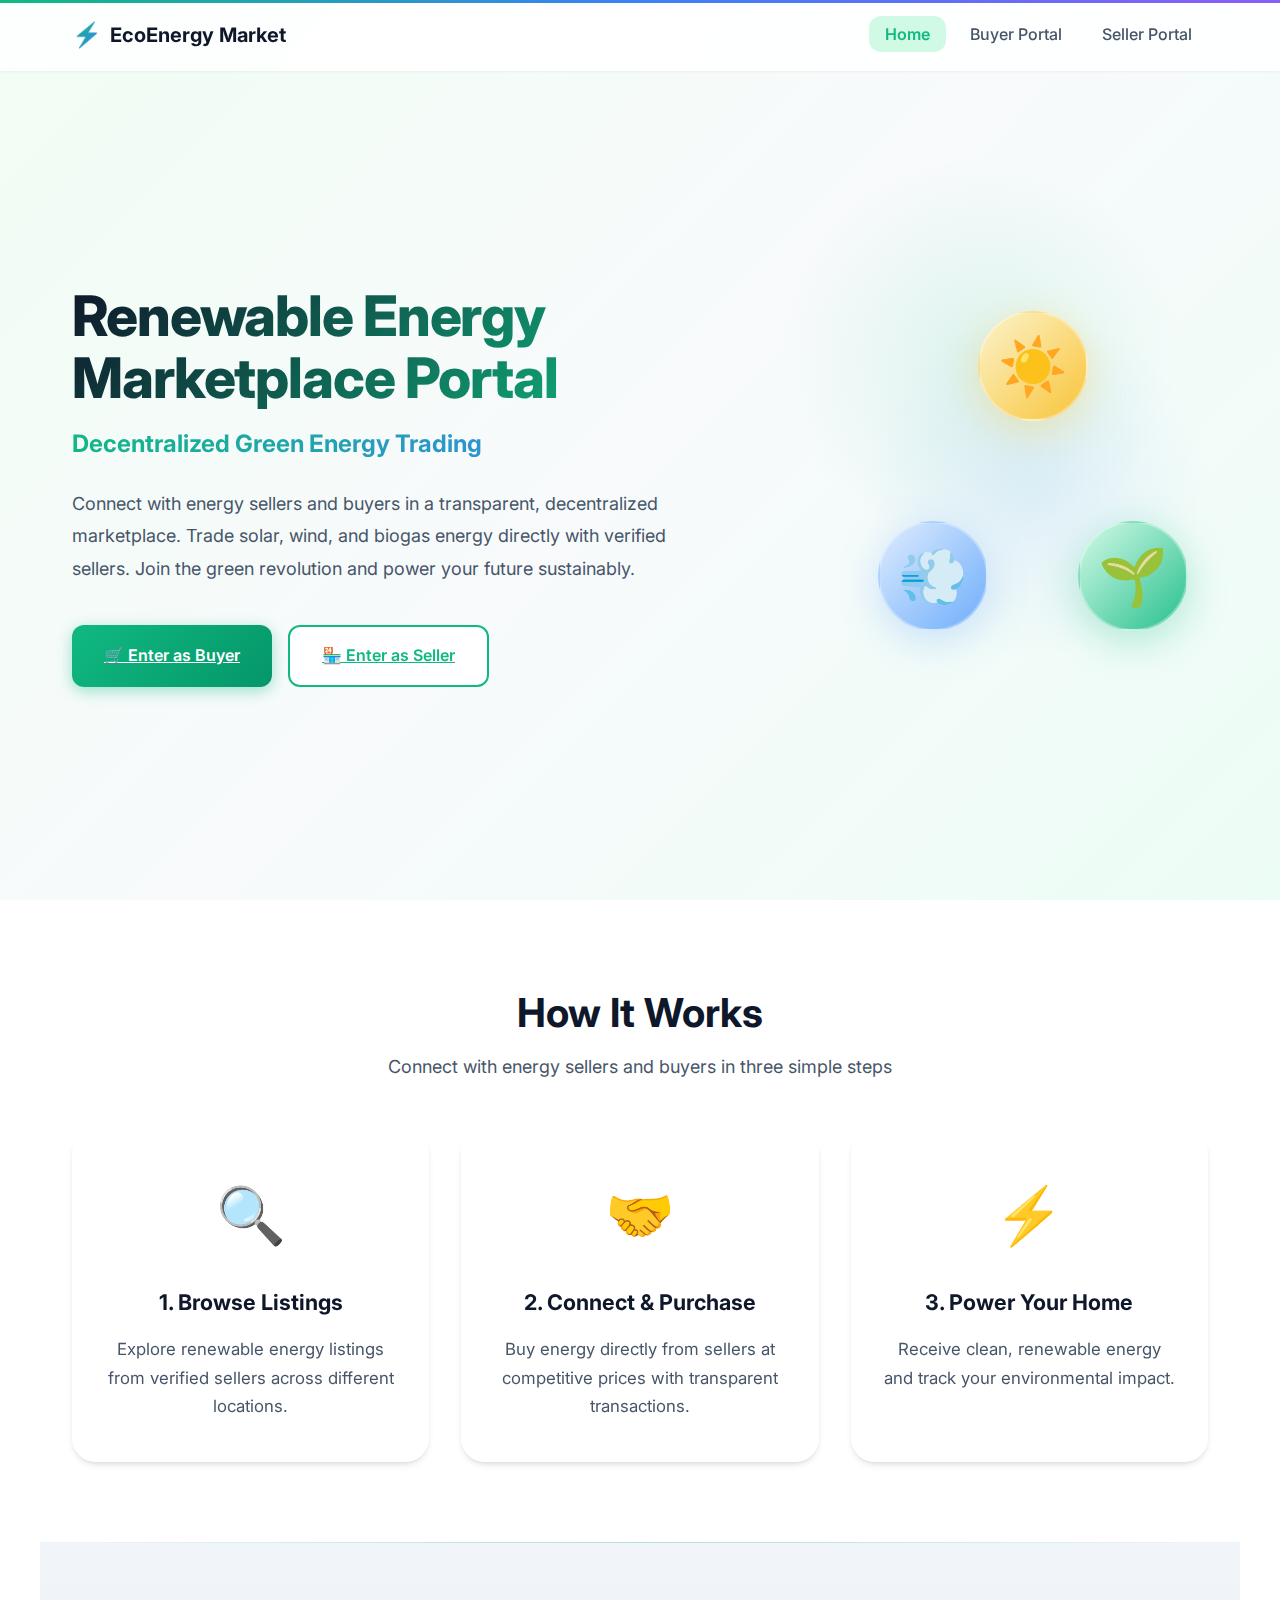
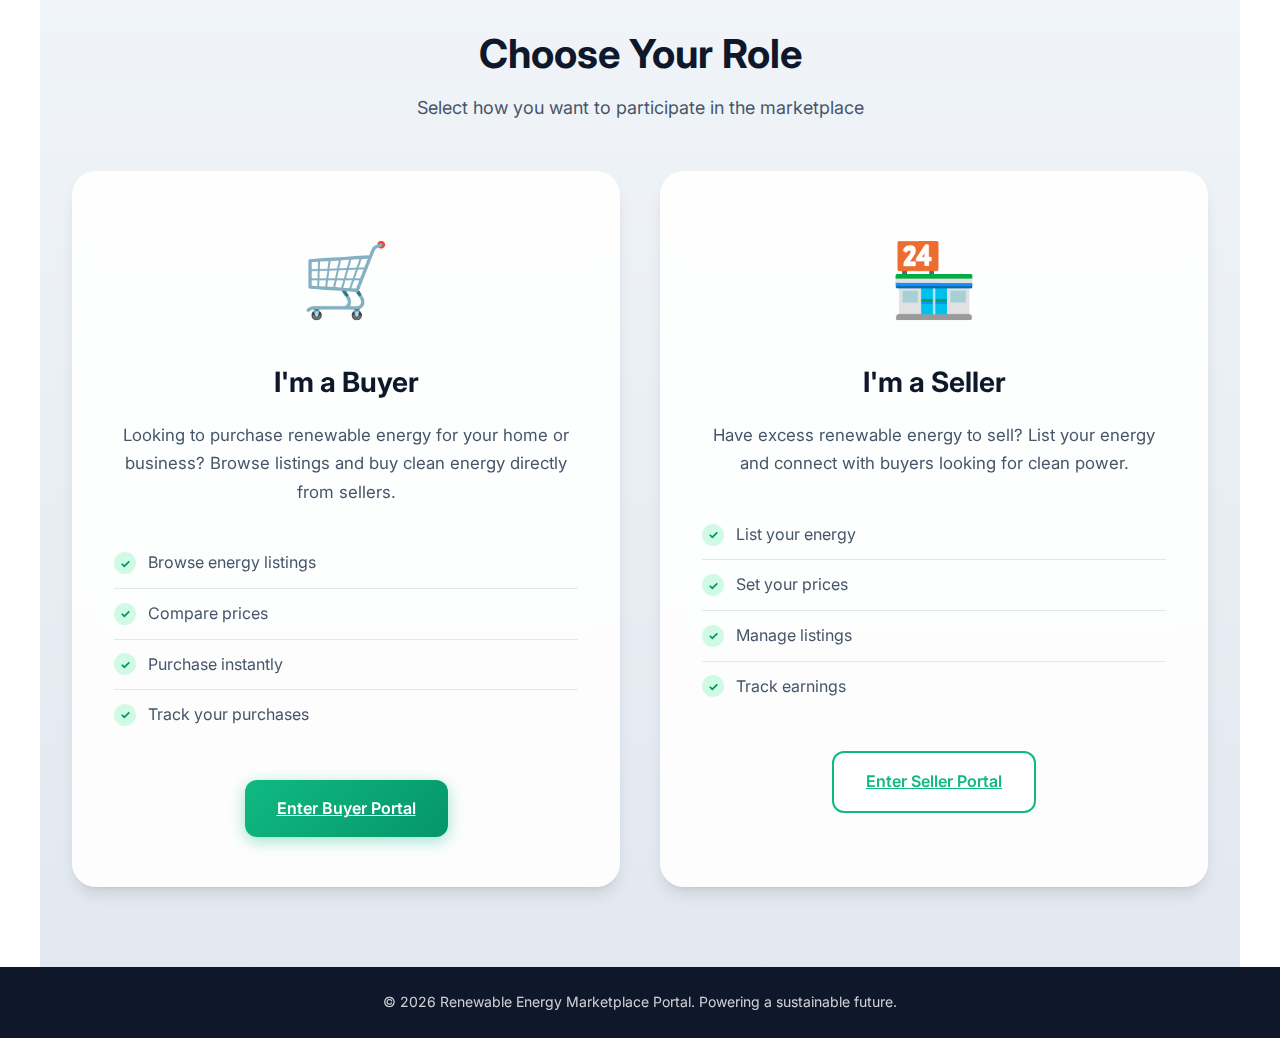
<file: index.html>
<!DOCTYPE html>
<html lang="en">
<head>
    <meta charset="UTF-8">
    <meta name="viewport" content="width=device-width, initial-scale=1.0">
    <title>Renewable Energy Marketplace Portal</title>
    <link rel="stylesheet" href="style.css">
    <link href="https://fonts.googleapis.com/css2?family=Inter:wght@300;400;500;600;700&display=swap" rel="stylesheet">
</head>
<body>
    <!-- Navigation Bar -->
    <nav class="navbar">
        <div class="nav-container">
            <div class="logo">
                <span class="logo-icon">⚡</span>
                <span class="logo-text">EcoEnergy Market</span>
            </div>
            <ul class="nav-links">
                <li><a href="index.html" class="nav-link active">Home</a></li>
                <li><a href="buyer.html" class="nav-link">Buyer Portal</a></li>
                <li><a href="seller.html" class="nav-link">Seller Portal</a></li>
            </ul>
        </div>
    </nav>

    <!-- Landing Section -->
    <section id="home" class="landing-section">
        <div class="landing-content">
            <h1 class="main-title">Renewable Energy Marketplace Portal</h1>
            <p class="tagline">Decentralized Green Energy Trading</p>
            <p class="description">
                Connect with energy sellers and buyers in a transparent, decentralized marketplace. 
                Trade solar, wind, and biogas energy directly with verified sellers. 
                Join the green revolution and power your future sustainably.
            </p>
            <div class="cta-buttons">
                <a href="buyer.html" class="btn btn-primary">
                    <span>🛒 Enter as Buyer</span>
                </a>
                <a href="seller.html" class="btn btn-secondary">
                    <span>🏪 Enter as Seller</span>
                </a>
            </div>
        </div>
        <div class="landing-visual">
            <div class="energy-icons">
                <div class="icon-circle solar">☀️</div>
                <div class="icon-circle wind">💨</div>
                <div class="icon-circle biogas">🌱</div>
            </div>
        </div>
    </section>

    <!-- Features Section -->
    <section class="features-section">
        <div class="section-header">
            <h2>How It Works</h2>
            <p>Connect with energy sellers and buyers in three simple steps</p>
        </div>
        <div class="features-grid">
            <div class="feature-card">
                <div class="feature-icon">🔍</div>
                <h3>1. Browse Listings</h3>
                <p>Explore renewable energy listings from verified sellers across different locations.</p>
            </div>
            <div class="feature-card">
                <div class="feature-icon">🤝</div>
                <h3>2. Connect & Purchase</h3>
                <p>Buy energy directly from sellers at competitive prices with transparent transactions.</p>
            </div>
            <div class="feature-card">
                <div class="feature-icon">⚡</div>
                <h3>3. Power Your Home</h3>
                <p>Receive clean, renewable energy and track your environmental impact.</p>
            </div>
        </div>
    </section>

    <!-- Role Selection Section -->
    <section class="role-selection-section">
        <div class="section-header">
            <h2>Choose Your Role</h2>
            <p>Select how you want to participate in the marketplace</p>
        </div>
        <div class="role-cards">
            <div class="role-card buyer-card">
                <div class="role-icon">🛒</div>
                <h3>I'm a Buyer</h3>
                <p>Looking to purchase renewable energy for your home or business? Browse listings and buy clean energy directly from sellers.</p>
                <ul class="role-features">
                    <li>Browse energy listings</li>
                    <li>Compare prices</li>
                    <li>Purchase instantly</li>
                    <li>Track your purchases</li>
                </ul>
                <a href="buyer.html" class="btn btn-primary">Enter Buyer Portal</a>
            </div>
            <div class="role-card seller-card">
                <div class="role-icon">🏪</div>
                <h3>I'm a Seller</h3>
                <p>Have excess renewable energy to sell? List your energy and connect with buyers looking for clean power.</p>
                <ul class="role-features">
                    <li>List your energy</li>
                    <li>Set your prices</li>
                    <li>Manage listings</li>
                    <li>Track earnings</li>
                </ul>
                <a href="seller.html" class="btn btn-secondary">Enter Seller Portal</a>
            </div>
        </div>
    </section>

    <!-- Footer -->
    <footer class="footer">
        <p>&copy; 2026 Renewable Energy Marketplace Portal. Powering a sustainable future.</p>
    </footer>


</body>
</html>
</file>
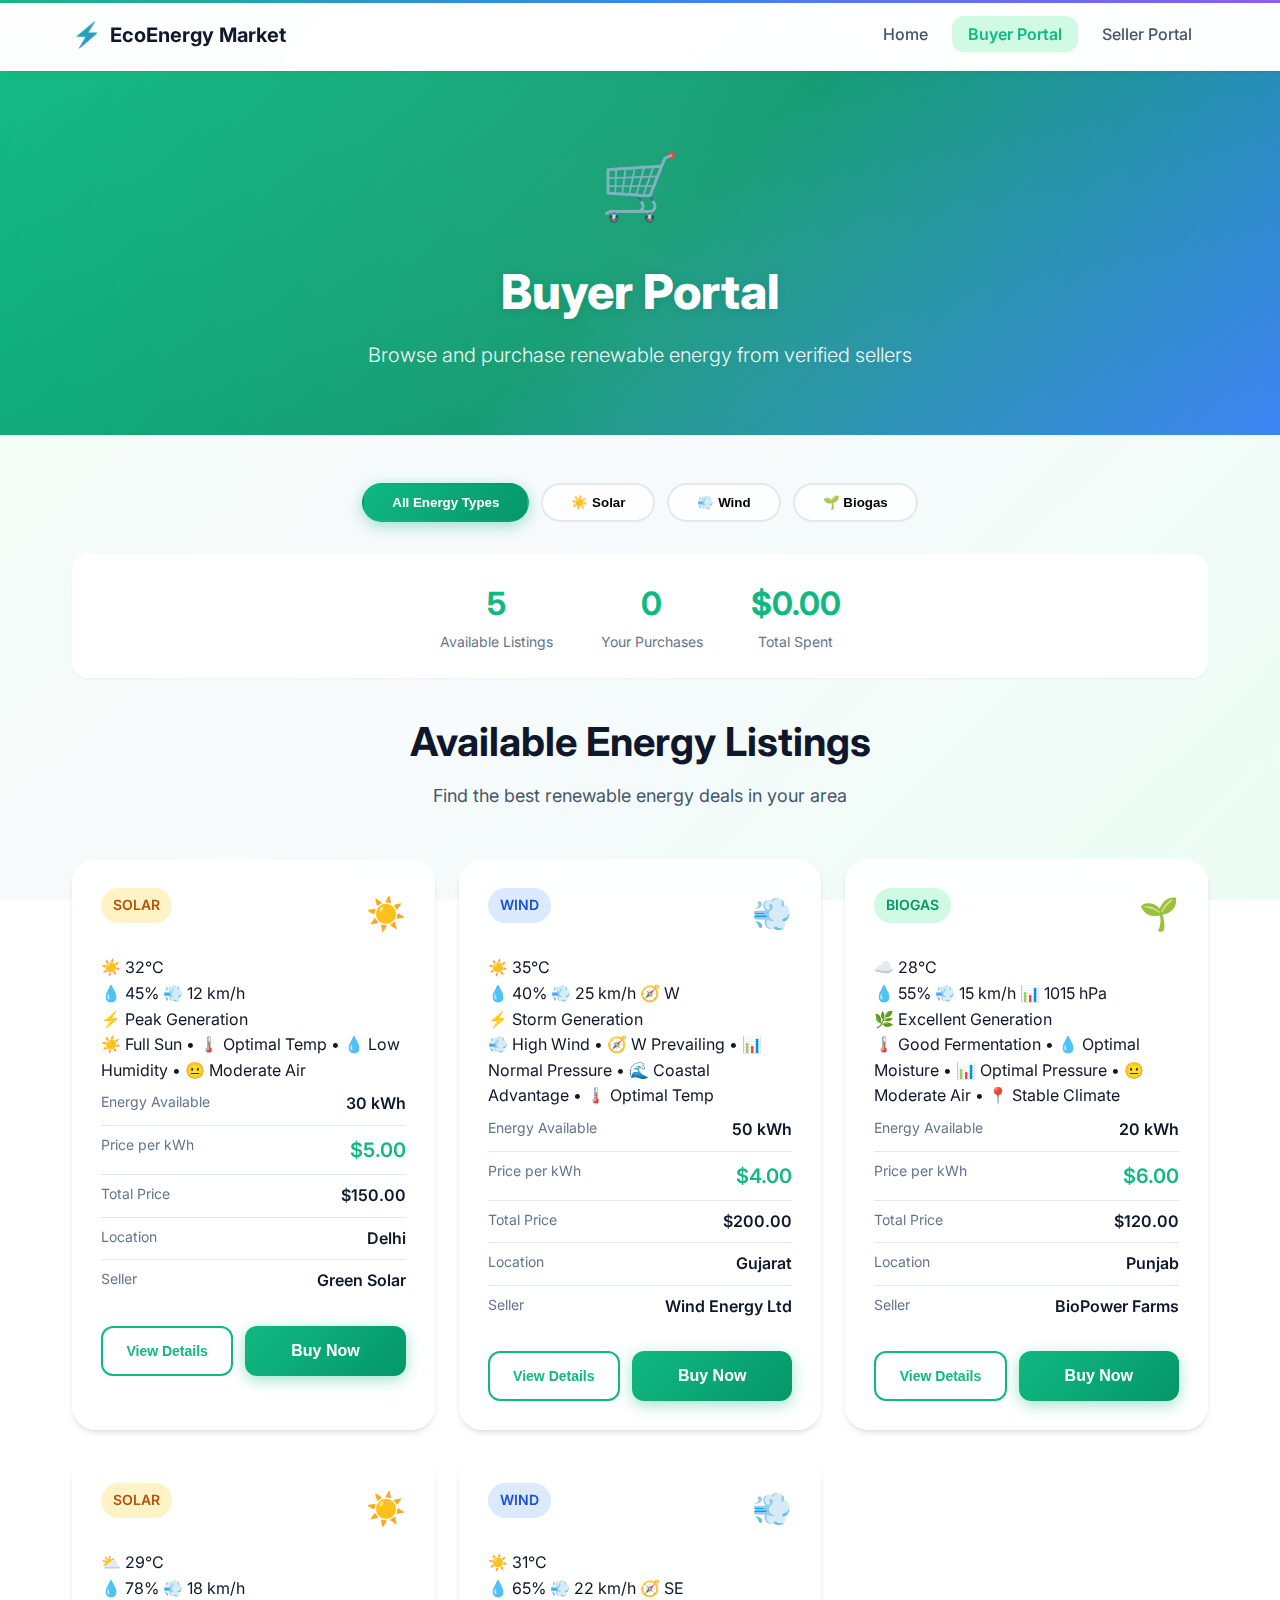
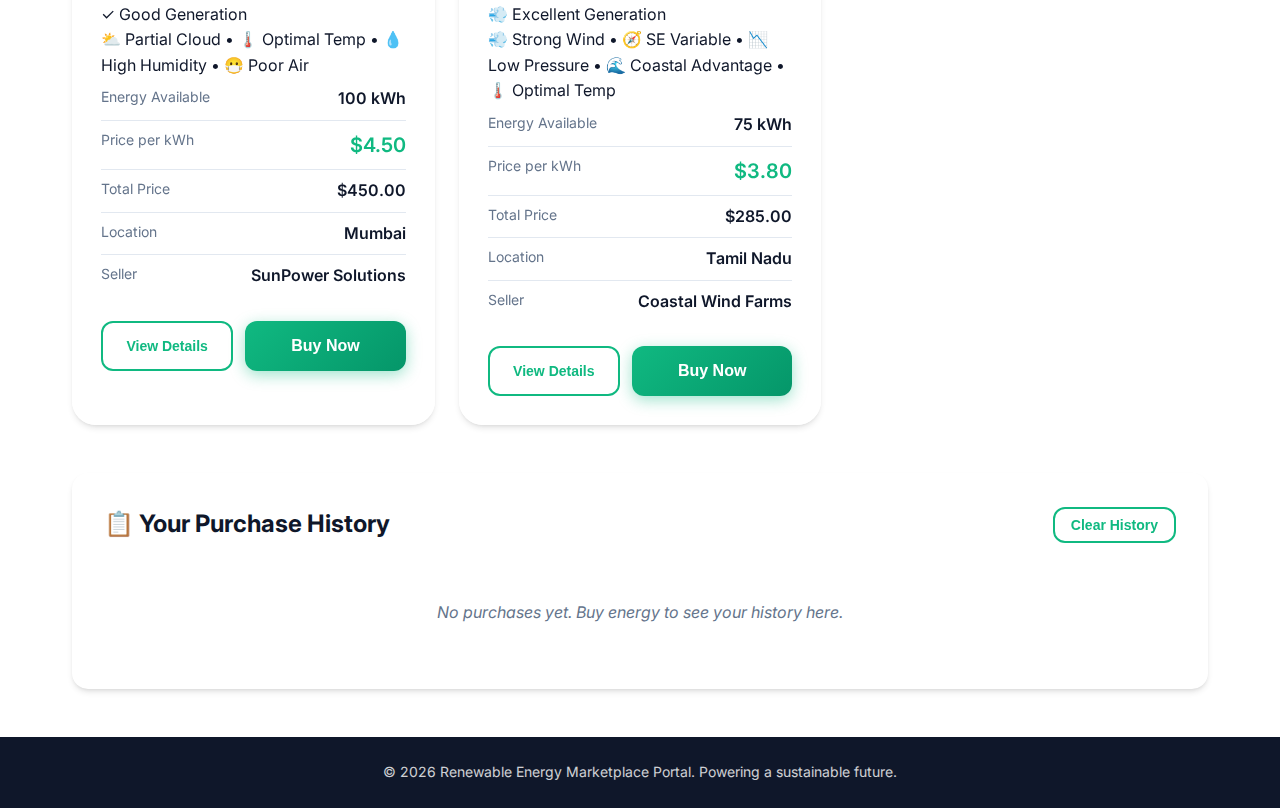
<file: buyer.html>
<!DOCTYPE html>
<html lang="en">
<head>
    <meta charset="UTF-8">
    <meta name="viewport" content="width=device-width, initial-scale=1.0">
    <title>Buyer Portal - Renewable Energy Marketplace</title>
    <link rel="stylesheet" href="style.css">
    <link href="https://fonts.googleapis.com/css2?family=Inter:wght@300;400;500;600;700&display=swap" rel="stylesheet">
</head>
<body>
    <!-- Navigation Bar -->
    <nav class="navbar">
        <div class="nav-container">
            <div class="logo">
                <span class="logo-icon">⚡</span>
                <span class="logo-text">EcoEnergy Market</span>
            </div>
            <ul class="nav-links">
                <li><a href="index.html" class="nav-link">Home</a></li>
                <li><a href="buyer.html" class="nav-link active">Buyer Portal</a></li>
                <li><a href="seller.html" class="nav-link">Seller Portal</a></li>
            </ul>
        </div>
    </nav>

    <!-- Buyer Header -->
    <section class="portal-header buyer-header">
        <div class="portal-header-content">
            <div class="portal-icon">🛒</div>
            <h1>Buyer Portal</h1>
            <p>Browse and purchase renewable energy from verified sellers</p>
        </div>
    </section>

    <!-- Buyer Marketplace Section -->
    <section class="marketplace-section">
        <!-- Filters -->
        <div class="filters">
            <button class="filter-btn active" data-filter="all">All Energy Types</button>
            <button class="filter-btn" data-filter="Solar">☀️ Solar</button>
            <button class="filter-btn" data-filter="Wind">💨 Wind</button>
            <button class="filter-btn" data-filter="Biogas">🌱 Biogas</button>
        </div>

        <!-- Stats Bar -->
        <div class="buyer-stats">
            <div class="stat-item">
                <span class="stat-value" id="available-listings">0</span>
                <span class="stat-label">Available Listings</span>
            </div>
            <div class="stat-item">
                <span class="stat-value" id="total-purchases">0</span>
                <span class="stat-label">Your Purchases</span>
            </div>
            <div class="stat-item">
                <span class="stat-value" id="total-spent">$0</span>
                <span class="stat-label">Total Spent</span>
            </div>
        </div>

        <!-- Listings Grid -->
        <div class="section-header">
            <h2>Available Energy Listings</h2>
            <p>Find the best renewable energy deals in your area</p>
        </div>

        <div id="buyer-listings-container" class="listings-grid">
            <!-- Listings will be dynamically inserted here -->
        </div>

        <!-- Purchase History -->
        <div class="purchase-history">
            <div class="purchase-history-header">
                <h3>📋 Your Purchase History</h3>
                <button class="btn btn-secondary btn-sm" onclick="clearPurchaseHistory()">Clear History</button>
            </div>
            <div id="buyer-purchase-history-container">
                <p class="empty-state">No purchases yet. Buy energy to see your history here.</p>
            </div>
        </div>
    </section>

    <!-- Energy Details Modal -->
    <div id="energy-modal" class="modal hidden">
        <div class="modal-content modal-large">
            <span class="close-btn" onclick="closeEnergyModal()">&times;</span>
            <div class="energy-detail-header">
                <span class="energy-detail-icon" id="modal-energy-icon">☀️</span>
                <div>
                    <h3 id="modal-energy-type">Solar Energy</h3>
                    <p id="modal-seller-name">Green Solar</p>
                </div>
            </div>
            <div class="energy-detail-body">
                <div class="detail-row">
                    <span class="detail-label">Energy Available:</span>
                    <span class="detail-value" id="modal-energy-amount">30 kWh</span>
                </div>
                <div class="detail-row">
                    <span class="detail-label">Price per kWh:</span>
                    <span class="detail-value highlight" id="modal-price">$5.00</span>
                </div>
                
                <!-- Power Amount Selector -->
                <div class="power-selector-section">
                    <label class="power-selector-label">Select Amount to Purchase:</label>
                    <div class="power-slider-container">
                        <input type="range" id="power-slider" min="1" max="30" value="30" class="power-slider">
                        <div class="power-slider-info">
                            <span class="power-min">1 kWh</span>
                            <span class="power-current" id="power-current">30 kWh</span>
                            <span class="power-max" id="power-max">30 kWh</span>
                        </div>
                    </div>
                    <div class="quick-select-buttons">
                        <button class="quick-select-btn" onclick="setPowerAmount(25)">25%</button>
                        <button class="quick-select-btn" onclick="setPowerAmount(50)">50%</button>
                        <button class="quick-select-btn" onclick="setPowerAmount(75)">75%</button>
                        <button class="quick-select-btn active" onclick="setPowerAmount(100)">100%</button>
                    </div>
                </div>
                
                <div class="detail-row total-cost-row">
                    <span class="detail-label">Total Cost:</span>
                    <span class="detail-value highlight" id="modal-total">$150.00</span>
                </div>
                <div class="detail-row">
                    <span class="detail-label">Location:</span>
                    <span class="detail-value" id="modal-location">Delhi</span>
                </div>
                <div class="detail-row">
                    <span class="detail-label">Seller Rating:</span>
                    <span class="detail-value">⭐⭐⭐⭐⭐ (4.8/5)</span>
                </div>
            </div>
            <div class="energy-detail-footer">
                <button class="btn btn-secondary" onclick="closeEnergyModal()">Cancel</button>
                <button class="btn btn-primary" id="modal-buy-btn">Buy Energy</button>
            </div>
        </div>
    </div>

    <!-- Confirmation Modal -->
    <div id="confirmation-modal" class="modal hidden">
        <div class="modal-content">
            <span class="close-btn" onclick="closeModal()">&times;</span>
            <div class="modal-icon">✅</div>
            <h3>Purchase Confirmed!</h3>
            <p id="confirmation-message">Your energy purchase has been successfully processed.</p>
            <button class="btn btn-primary" onclick="closeModal()">OK</button>
        </div>
    </div>

    <!-- Footer -->
    <footer class="footer">
        <p>&copy; 2026 Renewable Energy Marketplace Portal. Powering a sustainable future.</p>
    </footer>

    <script src="buyer.js"></script>
</body>
</html>
</file>
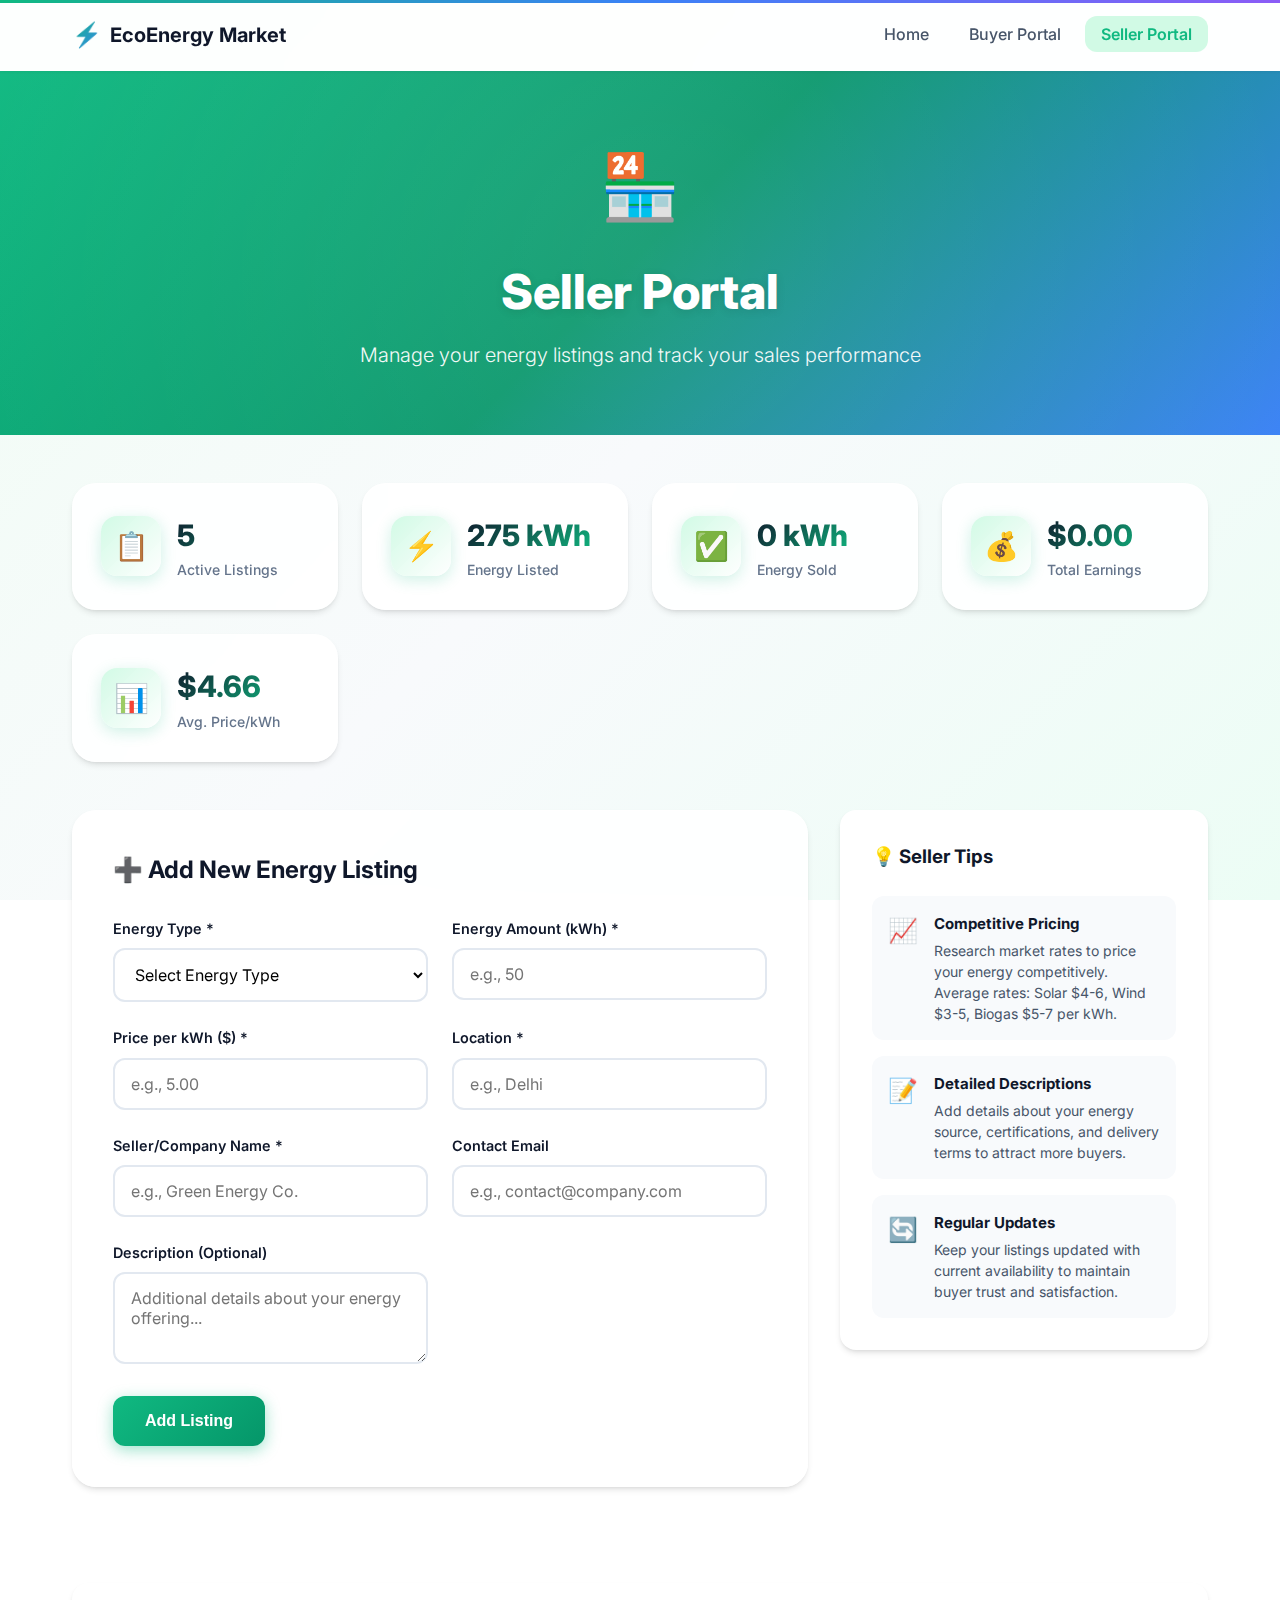
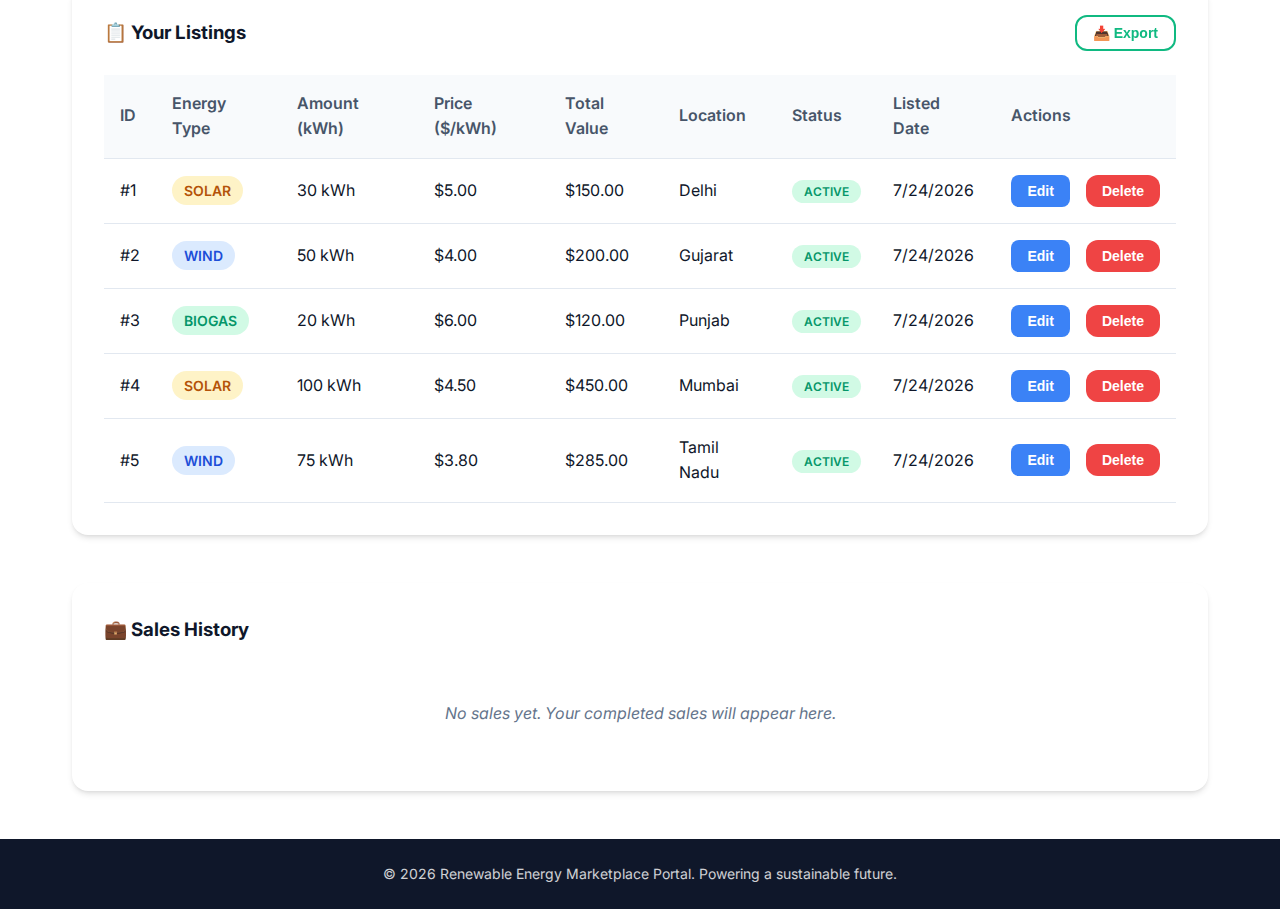
<file: seller.html>
<!DOCTYPE html>
<html lang="en">
<head>
    <meta charset="UTF-8">
    <meta name="viewport" content="width=device-width, initial-scale=1.0">
    <title>Seller Portal - Renewable Energy Marketplace</title>
    <link rel="stylesheet" href="style.css">
    <link href="https://fonts.googleapis.com/css2?family=Inter:wght@300;400;500;600;700&display=swap" rel="stylesheet">
</head>
<body>
    <!-- Navigation Bar -->
    <nav class="navbar">
        <div class="nav-container">
            <div class="logo">
                <span class="logo-icon">⚡</span>
                <span class="logo-text">EcoEnergy Market</span>
            </div>
            <ul class="nav-links">
                <li><a href="index.html" class="nav-link">Home</a></li>
                <li><a href="buyer.html" class="nav-link">Buyer Portal</a></li>
                <li><a href="seller.html" class="nav-link active">Seller Portal</a></li>
            </ul>
        </div>
    </nav>

    <!-- Seller Header -->
    <section class="portal-header seller-header">
        <div class="portal-header-content">
            <div class="portal-icon">🏪</div>
            <h1>Seller Portal</h1>
            <p>Manage your energy listings and track your sales performance</p>
        </div>
    </section>

    <!-- Seller Dashboard Section -->
    <section class="seller-section">
        <!-- Dashboard Summary Cards -->
        <div class="dashboard-cards">
            <div class="dashboard-card">
                <div class="card-icon">📋</div>
                <div class="card-info">
                    <span class="card-value" id="total-listings">0</span>
                    <span class="card-label">Active Listings</span>
                </div>
            </div>
            <div class="dashboard-card">
                <div class="card-icon">⚡</div>
                <div class="card-info">
                    <span class="card-value" id="energy-listed">0 kWh</span>
                    <span class="card-label">Energy Listed</span>
                </div>
            </div>
            <div class="dashboard-card">
                <div class="card-icon">✅</div>
                <div class="card-info">
                    <span class="card-value" id="energy-sold">0 kWh</span>
                    <span class="card-label">Energy Sold</span>
                </div>
            </div>
            <div class="dashboard-card">
                <div class="card-icon">💰</div>
                <div class="card-info">
                    <span class="card-value" id="total-earnings">$0</span>
                    <span class="card-label">Total Earnings</span>
                </div>
            </div>
            <div class="dashboard-card">
                <div class="card-icon">📊</div>
                <div class="card-info">
                    <span class="card-value" id="avg-price">$0</span>
                    <span class="card-label">Avg. Price/kWh</span>
                </div>
            </div>
        </div>

        <!-- Two Column Layout -->
        <div class="seller-layout">
            <!-- Add Listing Form -->
            <div class="listing-form-container">
                <h3>➕ Add New Energy Listing</h3>
                <form id="seller-listing-form" class="listing-form">
                    <div class="form-group">
                        <label for="energy-type">Energy Type *</label>
                        <select id="energy-type" required>
                            <option value="">Select Energy Type</option>
                            <option value="Solar">☀️ Solar</option>
                            <option value="Wind">💨 Wind</option>
                            <option value="Biogas">🌱 Biogas</option>
                        </select>
                    </div>
                    <div class="form-group">
                        <label for="energy-amount">Energy Amount (kWh) *</label>
                        <input type="number" id="energy-amount" min="1" placeholder="e.g., 50" required>
                    </div>
                    <div class="form-group">
                        <label for="price-per-kwh">Price per kWh ($) *</label>
                        <input type="number" id="price-per-kwh" min="0.01" step="0.01" placeholder="e.g., 5.00" required>
                    </div>
                    <div class="form-group">
                        <label for="location">Location *</label>
                        <input type="text" id="location" placeholder="e.g., Delhi" required>
                    </div>
                    <div class="form-group">
                        <label for="seller-name">Seller/Company Name *</label>
                        <input type="text" id="seller-name" placeholder="e.g., Green Energy Co." required>
                    </div>
                    <div class="form-group">
                        <label for="seller-email">Contact Email</label>
                        <input type="email" id="seller-email" placeholder="e.g., contact@company.com">
                    </div>
                    <div class="form-group">
                        <label for="listing-description">Description (Optional)</label>
                        <textarea id="listing-description" rows="3" placeholder="Additional details about your energy offering..."></textarea>
                    </div>
                    <button type="submit" class="btn btn-primary">Add Listing</button>
                </form>
            </div>

            <!-- Quick Tips -->
            <div class="seller-tips">
                <h3>💡 Seller Tips</h3>
                <div class="tip-card">
                    <span class="tip-icon">📈</span>
                    <div class="tip-content">
                        <h4>Competitive Pricing</h4>
                        <p>Research market rates to price your energy competitively. Average rates: Solar $4-6, Wind $3-5, Biogas $5-7 per kWh.</p>
                    </div>
                </div>
                <div class="tip-card">
                    <span class="tip-icon">📝</span>
                    <div class="tip-content">
                        <h4>Detailed Descriptions</h4>
                        <p>Add details about your energy source, certifications, and delivery terms to attract more buyers.</p>
                    </div>
                </div>
                <div class="tip-card">
                    <span class="tip-icon">🔄</span>
                    <div class="tip-content">
                        <h4>Regular Updates</h4>
                        <p>Keep your listings updated with current availability to maintain buyer trust and satisfaction.</p>
                    </div>
                </div>
            </div>
        </div>

        <!-- Seller Listings Table -->
        <div class="listings-table-container">
            <div class="table-header">
                <h3>📋 Your Listings</h3>
                <div class="table-actions">
                    <button class="btn btn-secondary btn-sm" onclick="exportListings()">📥 Export</button>
                </div>
            </div>
            <div class="table-responsive">
                <table class="listings-table">
                    <thead>
                        <tr>
                            <th>ID</th>
                            <th>Energy Type</th>
                            <th>Amount (kWh)</th>
                            <th>Price ($/kWh)</th>
                            <th>Total Value</th>
                            <th>Location</th>
                            <th>Status</th>
                            <th>Listed Date</th>
                            <th>Actions</th>
                        </tr>
                    </thead>
                    <tbody id="seller-listings-tbody">
                        <!-- Seller listings will be dynamically inserted here -->
                    </tbody>
                </table>
            </div>
            <p id="no-listings-msg" class="empty-state">No listings yet. Add your first energy listing above.</p>
        </div>

        <!-- Sales History -->
        <div class="sales-history-container">
            <h3>💼 Sales History</h3>
            <div id="sales-history-content">
                <p class="empty-state">No sales yet. Your completed sales will appear here.</p>
            </div>
        </div>
    </section>

    <!-- Edit Listing Modal -->
    <div id="edit-modal" class="modal hidden">
        <div class="modal-content">
            <span class="close-btn" onclick="closeEditModal()">&times;</span>
            <h3>Edit Listing</h3>
            <form id="edit-listing-form" class="listing-form">
                <input type="hidden" id="edit-listing-id">
                <div class="form-group">
                    <label for="edit-energy-type">Energy Type</label>
                    <select id="edit-energy-type" required>
                        <option value="Solar">☀️ Solar</option>
                        <option value="Wind">💨 Wind</option>
                        <option value="Biogas">🌱 Biogas</option>
                    </select>
                </div>
                <div class="form-group">
                    <label for="edit-energy-amount">Energy Amount (kWh)</label>
                    <input type="number" id="edit-energy-amount" min="1" required>
                </div>
                <div class="form-group">
                    <label for="edit-price-per-kwh">Price per kWh ($)</label>
                    <input type="number" id="edit-price-per-kwh" min="0.01" step="0.01" required>
                </div>
                <div class="form-group">
                    <label for="edit-location">Location</label>
                    <input type="text" id="edit-location" required>
                </div>
                <div class="form-actions">
                    <button type="button" class="btn btn-secondary" onclick="closeEditModal()">Cancel</button>
                    <button type="submit" class="btn btn-primary">Save Changes</button>
                </div>
            </form>
        </div>
    </div>

    <!-- Confirmation Modal -->
    <div id="confirmation-modal" class="modal hidden">
        <div class="modal-content">
            <span class="close-btn" onclick="closeModal()">&times;</span>
            <div class="modal-icon">✅</div>
            <h3>Success!</h3>
            <p id="confirmation-message">Operation completed successfully.</p>
            <button class="btn btn-primary" onclick="closeModal()">OK</button>
        </div>
    </div>

    <!-- Footer -->
    <footer class="footer">
        <p>&copy; 2026 Renewable Energy Marketplace Portal. Powering a sustainable future.</p>
    </footer>

    <script src="seller.js"></script>
</body>
</html>
</file>
<file: style.css>
/* Reset and Base Styles */
* {
    margin: 0;
    padding: 0;
    box-sizing: border-box;
}

:root {
    --primary-green: #10b981;
    --dark-green: #059669;
    --light-green: #d1fae5;
    --accent-blue: #3b82f6;
    --dark-blue: #2563eb;
    --accent-purple: #8b5cf6;
    --accent-orange: #f59e0b;
    --bg-white: #ffffff;
    --bg-light: #f8fafc;
    --bg-gray: #f1f5f9;
    --text-dark: #0f172a;
    --text-medium: #475569;
    --text-light: #64748b;
    --border-color: #e2e8f0;
    --shadow-sm: 0 1px 2px 0 rgb(0 0 0 / 0.05);
    --shadow-md: 0 4px 6px -1px rgb(0 0 0 / 0.1), 0 2px 4px -2px rgb(0 0 0 / 0.1);
    --shadow-lg: 0 10px 15px -3px rgb(0 0 0 / 0.1), 0 4px 6px -4px rgb(0 0 0 / 0.1);
    --shadow-xl: 0 20px 25px -5px rgb(0 0 0 / 0.1), 0 8px 10px -6px rgb(0 0 0 / 0.1);
    --shadow-glow: 0 0 40px rgba(16, 185, 129, 0.15);
    --radius-sm: 8px;
    --radius-md: 12px;
    --radius-lg: 16px;
    --radius-xl: 24px;
}

body {
    font-family: 'Inter', -apple-system, BlinkMacSystemFont, 'Segoe UI', Roboto, sans-serif;
    background: linear-gradient(135deg, #f0fdf4 0%, #f8fafc 50%, #ecfdf5 100%);
    background-attachment: fixed;
    color: var(--text-dark);
    line-height: 1.6;
    min-height: 100vh;
}

/* Navigation Bar */
.navbar {
    background: rgba(255, 255, 255, 0.85);
    backdrop-filter: blur(20px);
    -webkit-backdrop-filter: blur(20px);
    padding: 1rem 0;
    position: sticky;
    top: 0;
    z-index: 1000;
    box-shadow: 0 1px 3px rgba(0, 0, 0, 0.05);
    border-bottom: 1px solid rgba(255, 255, 255, 0.3);
}

.navbar::before {
    content: '';
    position: absolute;
    top: 0;
    left: 0;
    right: 0;
    height: 3px;
    background: linear-gradient(90deg, var(--primary-green), var(--accent-blue), var(--accent-purple));
}

.nav-container {
    max-width: 1200px;
    margin: 0 auto;
    padding: 0 2rem;
    display: flex;
    justify-content: space-between;
    align-items: center;
}

.logo {
    display: flex;
    align-items: center;
    gap: 0.5rem;
    color: var(--text-dark);
    font-weight: 700;
    font-size: 1.25rem;
}

.logo-icon {
    font-size: 1.5rem;
    background: linear-gradient(135deg, var(--primary-green), var(--accent-blue));
    -webkit-background-clip: text;
    -webkit-text-fill-color: transparent;
    background-clip: text;
}

.nav-links {
    display: flex;
    list-style: none;
    gap: 0.5rem;
}

.nav-link {
    color: var(--text-medium);
    text-decoration: none;
    font-weight: 500;
    transition: all 0.3s ease;
    cursor: pointer;
    padding: 0.5rem 1rem;
    border-radius: var(--radius-md);
}

.nav-link:hover {
    color: var(--primary-green);
    background: var(--light-green);
}

.nav-link.active {
    color: var(--primary-green);
    background: var(--light-green);
    font-weight: 600;
}

/* Landing Section */
.landing-section {
    min-height: calc(100vh - 70px);
    display: flex;
    align-items: center;
    justify-content: space-between;
    max-width: 1200px;
    margin: 0 auto;
    padding: 4rem 2rem;
    gap: 4rem;
    position: relative;
}

.landing-section::before {
    content: '';
    position: absolute;
    top: 10%;
    right: 5%;
    width: 400px;
    height: 400px;
    background: radial-gradient(circle, rgba(16, 185, 129, 0.1) 0%, transparent 70%);
    border-radius: 50%;
    pointer-events: none;
}

.landing-content {
    flex: 1;
    max-width: 600px;
    position: relative;
    z-index: 1;
}

.main-title {
    font-size: 3.5rem;
    font-weight: 800;
    background: linear-gradient(135deg, var(--text-dark) 0%, var(--primary-green) 100%);
    -webkit-background-clip: text;
    -webkit-text-fill-color: transparent;
    background-clip: text;
    margin-bottom: 1rem;
    line-height: 1.1;
    letter-spacing: -0.02em;
}

.tagline {
    font-size: 1.5rem;
    background: linear-gradient(135deg, var(--primary-green), var(--accent-blue));
    -webkit-background-clip: text;
    -webkit-text-fill-color: transparent;
    background-clip: text;
    font-weight: 700;
    margin-bottom: 1.5rem;
}

.description {
    font-size: 1.125rem;
    color: var(--text-medium);
    margin-bottom: 2.5rem;
    line-height: 1.8;
}

.cta-buttons {
    display: flex;
    gap: 1rem;
    flex-wrap: wrap;
}

.btn {
    padding: 1rem 2rem;
    border: none;
    border-radius: var(--radius-md);
    font-size: 1rem;
    font-weight: 600;
    cursor: pointer;
    transition: all 0.3s cubic-bezier(0.4, 0, 0.2, 1);
    display: inline-flex;
    align-items: center;
    gap: 0.5rem;
    position: relative;
    overflow: hidden;
}

.btn::before {
    content: '';
    position: absolute;
    top: 0;
    left: -100%;
    width: 100%;
    height: 100%;
    background: linear-gradient(90deg, transparent, rgba(255,255,255,0.2), transparent);
    transition: left 0.5s;
}

.btn:hover::before {
    left: 100%;
}

.btn-primary {
    background: linear-gradient(135deg, var(--primary-green) 0%, var(--dark-green) 50%, var(--accent-blue) 100%);
    background-size: 200% 200%;
    color: white;
    box-shadow: 0 4px 15px rgba(16, 185, 129, 0.4);
}

.btn-primary:hover {
    transform: translateY(-3px);
    box-shadow: 0 8px 25px rgba(16, 185, 129, 0.5);
    background-position: 100% 100%;
}

.btn-secondary {
    background: rgba(255, 255, 255, 0.9);
    color: var(--primary-green);
    border: 2px solid var(--primary-green);
    backdrop-filter: blur(10px);
}

.btn-secondary:hover {
    background: var(--light-green);
    transform: translateY(-3px);
    box-shadow: 0 8px 25px rgba(16, 185, 129, 0.2);
}

.btn-danger {
    background: #ef4444;
    color: white;
    padding: 0.5rem 1rem;
    font-size: 0.875rem;
}

.btn-danger:hover {
    background: #dc2626;
}

/* Landing Visual */
.landing-visual {
    flex: 0 0 350px;
    display: flex;
    justify-content: center;
    align-items: center;
    position: relative;
}

.landing-visual::before {
    content: '';
    position: absolute;
    width: 350px;
    height: 350px;
    background: radial-gradient(circle, rgba(59, 130, 246, 0.1) 0%, transparent 70%);
    border-radius: 50%;
    animation: pulse 4s ease-in-out infinite;
}

@keyframes pulse {
    0%, 100% { transform: scale(1); opacity: 0.5; }
    50% { transform: scale(1.1); opacity: 0.8; }
}

.energy-icons {
    position: relative;
    width: 350px;
    height: 350px;
}

.icon-circle {
    position: absolute;
    width: 110px;
    height: 110px;
    border-radius: 50%;
    display: flex;
    align-items: center;
    justify-content: center;
    font-size: 3.5rem;
    box-shadow: var(--shadow-xl), 0 0 30px rgba(0, 0, 0, 0.1);
    animation: float 4s ease-in-out infinite;
    backdrop-filter: blur(10px);
    border: 2px solid rgba(255, 255, 255, 0.3);
}

.icon-circle.solar {
    background: linear-gradient(135deg, rgba(254, 243, 199, 0.9) 0%, rgba(251, 191, 36, 0.9) 100%);
    top: 0;
    left: 50%;
    transform: translateX(-50%);
    animation-delay: 0s;
    box-shadow: 0 10px 40px rgba(251, 191, 36, 0.3);
}

.icon-circle.wind {
    background: linear-gradient(135deg, rgba(219, 234, 254, 0.9) 0%, rgba(96, 165, 250, 0.9) 100%);
    bottom: 30px;
    left: 20px;
    animation-delay: 1.3s;
    box-shadow: 0 10px 40px rgba(96, 165, 250, 0.3);
}

.icon-circle.biogas {
    background: linear-gradient(135deg, rgba(209, 250, 229, 0.9) 0%, rgba(16, 185, 129, 0.9) 100%);
    bottom: 30px;
    right: 20px;
    animation-delay: 2.6s;
    box-shadow: 0 10px 40px rgba(16, 185, 129, 0.3);
}

@keyframes float {
    0%, 100% { transform: translateY(0) rotate(0deg); }
    25% { transform: translateY(-15px) rotate(2deg); }
    50% { transform: translateY(-5px) rotate(0deg); }
    75% { transform: translateY(-20px) rotate(-2deg); }
}

/* Section Styles */
.marketplace-section,
.seller-section {
    max-width: 1200px;
    margin: 0 auto;
    padding: 3rem 2rem;
    min-height: calc(100vh - 70px);
}

.section-header {
    text-align: center;
    margin-bottom: 3rem;
}

.section-header h2 {
    font-size: 2.5rem;
    color: var(--text-dark);
    margin-bottom: 0.5rem;
}

.section-header p {
    color: var(--text-medium);
    font-size: 1.125rem;
}

.hidden {
    display: none !important;
}

/* Filters */
.filters {
    display: flex;
    gap: 0.75rem;
    margin-bottom: 2rem;
    flex-wrap: wrap;
    justify-content: center;
}

.filter-btn {
    padding: 0.625rem 1.75rem;
    border: 2px solid var(--border-color);
    background: rgba(255, 255, 255, 0.8);
    border-radius: 50px;
    cursor: pointer;
    font-weight: 600;
    transition: all 0.3s cubic-bezier(0.4, 0, 0.2, 1);
    backdrop-filter: blur(10px);
}

.filter-btn:hover {
    border-color: var(--primary-green);
    color: var(--primary-green);
    transform: translateY(-2px);
    box-shadow: 0 4px 12px rgba(16, 185, 129, 0.2);
}

.filter-btn.active {
    background: linear-gradient(135deg, var(--primary-green), var(--dark-green));
    border-color: transparent;
    color: white;
    box-shadow: 0 4px 15px rgba(16, 185, 129, 0.4);
}

/* Listings Grid */
.listings-grid {
    display: grid;
    grid-template-columns: repeat(auto-fill, minmax(300px, 1fr));
    gap: 1.5rem;
    margin-bottom: 3rem;
}

.listing-card {
    background: rgba(255, 255, 255, 0.9);
    border-radius: var(--radius-xl);
    padding: 1.75rem;
    box-shadow: var(--shadow-md);
    transition: all 0.4s cubic-bezier(0.4, 0, 0.2, 1);
    border: 1px solid rgba(255, 255, 255, 0.5);
    backdrop-filter: blur(10px);
    position: relative;
    overflow: hidden;
}

.listing-card::before {
    content: '';
    position: absolute;
    top: 0;
    left: 0;
    right: 0;
    height: 4px;
    background: linear-gradient(90deg, var(--primary-green), var(--accent-blue));
    transform: scaleX(0);
    transition: transform 0.4s ease;
}

.listing-card:hover {
    transform: translateY(-8px);
    box-shadow: var(--shadow-xl), var(--shadow-glow);
    border-color: var(--light-green);
}

.listing-card:hover::before {
    transform: scaleX(1);
}

.card-header {
    display: flex;
    justify-content: space-between;
    align-items: flex-start;
    margin-bottom: 1rem;
}

.energy-type-badge {
    padding: 0.375rem 0.75rem;
    border-radius: 20px;
    font-size: 0.875rem;
    font-weight: 600;
    text-transform: uppercase;
}

.energy-type-badge.solar {
    background: #fef3c7;
    color: #b45309;
}

.energy-type-badge.wind {
    background: #dbeafe;
    color: #1d4ed8;
}

.energy-type-badge.biogas {
    background: var(--light-green);
    color: var(--dark-green);
}

.energy-icon {
    font-size: 2rem;
}

.card-body {
    margin-bottom: 1.5rem;
}

.card-detail {
    display: flex;
    justify-content: space-between;
    padding: 0.5rem 0;
    border-bottom: 1px solid var(--border-color);
}

.card-detail:last-child {
    border-bottom: none;
}

.card-detail-label {
    color: var(--text-light);
    font-size: 0.875rem;
}

.card-detail-value {
    font-weight: 600;
    color: var(--text-dark);
}

.price-highlight {
    color: var(--primary-green);
    font-size: 1.25rem;
}

.card-footer {
    display: flex;
    gap: 0.75rem;
}

.card-footer .btn {
    flex: 1;
    justify-content: center;
}

/* Purchase History */
.purchase-history {
    background: white;
    border-radius: var(--radius-lg);
    padding: 2rem;
    box-shadow: var(--shadow-md);
}

.purchase-history h3 {
    margin-bottom: 1.5rem;
    color: var(--text-dark);
    font-size: 1.5rem;
}

.purchase-list {
    display: flex;
    flex-direction: column;
    gap: 1rem;
}

.purchase-item {
    display: flex;
    justify-content: space-between;
    align-items: center;
    padding: 1rem;
    background: var(--bg-light);
    border-radius: var(--radius-md);
    border-left: 4px solid var(--primary-green);
}

.purchase-info h4 {
    color: var(--text-dark);
    margin-bottom: 0.25rem;
}

.purchase-info p {
    color: var(--text-light);
    font-size: 0.875rem;
}

.purchase-amount {
    text-align: right;
}

.purchase-amount .kwh {
    font-weight: 700;
    color: var(--text-dark);
    font-size: 1.125rem;
}

.purchase-amount .price {
    color: var(--primary-green);
    font-weight: 600;
}

.empty-state {
    text-align: center;
    color: var(--text-light);
    padding: 2rem;
    font-style: italic;
}

/* Dashboard Cards */
.dashboard-cards {
    display: grid;
    grid-template-columns: repeat(auto-fit, minmax(220px, 1fr));
    gap: 1.5rem;
    margin-bottom: 3rem;
}

.dashboard-card {
    background: rgba(255, 255, 255, 0.9);
    border-radius: var(--radius-xl);
    padding: 1.75rem;
    display: flex;
    align-items: center;
    gap: 1rem;
    box-shadow: var(--shadow-md);
    border: 1px solid rgba(255, 255, 255, 0.5);
    transition: all 0.4s cubic-bezier(0.4, 0, 0.2, 1);
    backdrop-filter: blur(10px);
    position: relative;
    overflow: hidden;
}

.dashboard-card::before {
    content: '';
    position: absolute;
    top: 0;
    left: 0;
    width: 4px;
    height: 100%;
    background: linear-gradient(180deg, var(--primary-green), var(--accent-blue));
    transform: scaleY(0);
    transition: transform 0.4s ease;
}

.dashboard-card:hover {
    transform: translateY(-6px);
    box-shadow: var(--shadow-xl);
}

.dashboard-card:hover::before {
    transform: scaleY(1);
}

.card-icon {
    width: 60px;
    height: 60px;
    border-radius: var(--radius-lg);
    background: linear-gradient(135deg, var(--light-green), rgba(255,255,255,0.8));
    display: flex;
    align-items: center;
    justify-content: center;
    font-size: 1.75rem;
    box-shadow: 0 4px 15px rgba(16, 185, 129, 0.2);
}

.card-info {
    display: flex;
    flex-direction: column;
}

.card-value {
    font-size: 1.85rem;
    font-weight: 800;
    background: linear-gradient(135deg, var(--text-dark), var(--primary-green));
    -webkit-background-clip: text;
    -webkit-text-fill-color: transparent;
    background-clip: text;
}

.card-label {
    color: var(--text-light);
    font-size: 0.875rem;
    font-weight: 500;
}

/* Listing Form */
.listing-form-container {
    background: rgba(255, 255, 255, 0.9);
    border-radius: var(--radius-xl);
    padding: 2.5rem;
    margin-bottom: 3rem;
    box-shadow: var(--shadow-md);
    backdrop-filter: blur(10px);
    border: 1px solid rgba(255, 255, 255, 0.5);
}

.listing-form-container h3 {
    margin-bottom: 1.75rem;
    color: var(--text-dark);
    font-size: 1.5rem;
    font-weight: 700;
}

.listing-form {
    display: grid;
    grid-template-columns: repeat(auto-fit, minmax(220px, 1fr));
    gap: 1.5rem;
}

.form-group {
    display: flex;
    flex-direction: column;
    gap: 0.5rem;
}

.form-group label {
    font-weight: 600;
    color: var(--text-dark);
    font-size: 0.9rem;
}

.form-group input,
.form-group select,
.form-group textarea {
    padding: 0.875rem 1rem;
    border: 2px solid var(--border-color);
    border-radius: var(--radius-md);
    font-size: 1rem;
    transition: all 0.3s ease;
    font-family: inherit;
    background: rgba(255, 255, 255, 0.8);
}

.form-group input:focus,
.form-group select:focus,
.form-group textarea:focus {
    outline: none;
    border-color: var(--primary-green);
    box-shadow: 0 0 0 4px rgba(16, 185, 129, 0.1);
    background: white;
}

.listing-form .btn {
    grid-column: 1 / -1;
    justify-self: start;
    margin-top: 0.5rem;
}

/* Listings Table */
.listings-table-container {
    background: white;
    border-radius: var(--radius-lg);
    padding: 2rem;
    box-shadow: var(--shadow-md);
    overflow-x: auto;
}

.listings-table-container h3 {
    margin-bottom: 1.5rem;
    color: var(--text-dark);
}

.listings-table {
    width: 100%;
    border-collapse: collapse;
}

.listings-table th,
.listings-table td {
    padding: 1rem;
    text-align: left;
    border-bottom: 1px solid var(--border-color);
}

.listings-table th {
    font-weight: 600;
    color: var(--text-medium);
    background: var(--bg-light);
}

.listings-table tr:hover {
    background: var(--bg-light);
}

.status-badge {
    padding: 0.25rem 0.75rem;
    border-radius: 20px;
    font-size: 0.75rem;
    font-weight: 600;
    text-transform: uppercase;
}

.status-badge.active {
    background: var(--light-green);
    color: var(--dark-green);
}

.status-badge.sold {
    background: #fee2e2;
    color: #dc2626;
}

/* Modal */
.modal {
    position: fixed;
    top: 0;
    left: 0;
    width: 100%;
    height: 100%;
    background: rgba(0, 0, 0, 0.6);
    display: flex;
    align-items: center;
    justify-content: center;
    z-index: 2000;
    backdrop-filter: blur(8px);
    animation: modalFadeIn 0.3s ease;
}

@keyframes modalFadeIn {
    from { opacity: 0; }
    to { opacity: 1; }
}

.modal-content {
    background: rgba(255, 255, 255, 0.95);
    border-radius: var(--radius-xl);
    padding: 2.5rem;
    max-width: 420px;
    width: 90%;
    text-align: center;
    position: relative;
    animation: modalSlideIn 0.4s cubic-bezier(0.4, 0, 0.2, 1);
    backdrop-filter: blur(20px);
    border: 1px solid rgba(255, 255, 255, 0.5);
    box-shadow: var(--shadow-xl);
}

@keyframes modalSlideIn {
    from {
        opacity: 0;
        transform: translateY(-30px) scale(0.95);
    }
    to {
        opacity: 1;
        transform: translateY(0) scale(1);
    }
}

.close-btn {
    position: absolute;
    top: 1rem;
    right: 1rem;
    font-size: 1.75rem;
    cursor: pointer;
    color: var(--text-light);
    transition: all 0.3s ease;
    width: 36px;
    height: 36px;
    display: flex;
    align-items: center;
    justify-content: center;
    border-radius: 50%;
}

.close-btn:hover {
    color: var(--text-dark);
    background: var(--bg-light);
}

.modal-icon {
    font-size: 4.5rem;
    margin-bottom: 1rem;
    animation: modalIconPop 0.5s cubic-bezier(0.4, 0, 0.2, 1);
}

@keyframes modalIconPop {
    0% { transform: scale(0); }
    50% { transform: scale(1.2); }
    100% { transform: scale(1); }
}

.modal-content h3 {
    color: var(--text-dark);
    margin-bottom: 0.75rem;
    font-size: 1.75rem;
    font-weight: 700;
}

.modal-content p {
    color: var(--text-medium);
    margin-bottom: 1.75rem;
    line-height: 1.6;
}

/* Portal Header */
.portal-header {
    background: linear-gradient(135deg, var(--primary-green) 0%, var(--dark-green) 50%, var(--accent-blue) 100%);
    padding: 4rem 2rem;
    text-align: center;
    color: white;
    position: relative;
    overflow: hidden;
}

.portal-header::before {
    content: '';
    position: absolute;
    top: -50%;
    left: -50%;
    width: 200%;
    height: 200%;
    background: radial-gradient(circle, rgba(255,255,255,0.1) 0%, transparent 60%);
    animation: rotate 20s linear infinite;
}

@keyframes rotate {
    from { transform: rotate(0deg); }
    to { transform: rotate(360deg); }
}

.portal-header-content {
    max-width: 800px;
    margin: 0 auto;
    position: relative;
    z-index: 1;
}

.portal-icon {
    font-size: 4rem;
    margin-bottom: 1rem;
    animation: bounce 2s ease-in-out infinite;
}

@keyframes bounce {
    0%, 100% { transform: translateY(0); }
    50% { transform: translateY(-10px); }
}

.portal-header h1 {
    font-size: 3rem;
    margin-bottom: 0.5rem;
    font-weight: 800;
    text-shadow: 0 2px 10px rgba(0,0,0,0.1);
}

.portal-header p {
    font-size: 1.25rem;
    opacity: 0.95;
    font-weight: 300;
}

/* Features Section */
.features-section {
    max-width: 1200px;
    margin: 0 auto;
    padding: 5rem 2rem;
}

.features-grid {
    display: grid;
    grid-template-columns: repeat(auto-fit, minmax(300px, 1fr));
    gap: 2rem;
    margin-top: 3rem;
}

.feature-card {
    background: rgba(255, 255, 255, 0.8);
    border-radius: var(--radius-xl);
    padding: 2.5rem 2rem;
    text-align: center;
    box-shadow: var(--shadow-md);
    border: 1px solid rgba(255, 255, 255, 0.5);
    transition: all 0.4s cubic-bezier(0.4, 0, 0.2, 1);
    backdrop-filter: blur(10px);
    position: relative;
}

.feature-card::after {
    content: '';
    position: absolute;
    bottom: 0;
    left: 50%;
    transform: translateX(-50%);
    width: 0;
    height: 4px;
    background: linear-gradient(90deg, var(--primary-green), var(--accent-blue));
    border-radius: 2px;
    transition: width 0.4s ease;
}

.feature-card:hover {
    transform: translateY(-8px);
    box-shadow: var(--shadow-xl);
    background: rgba(255, 255, 255, 0.95);
}

.feature-card:hover::after {
    width: 60%;
}

.feature-icon {
    font-size: 3.5rem;
    margin-bottom: 1.5rem;
    display: inline-block;
    animation: float-icon 3s ease-in-out infinite;
}

.feature-card:nth-child(2) .feature-icon {
    animation-delay: 0.5s;
}

.feature-card:nth-child(3) .feature-icon {
    animation-delay: 1s;
}

@keyframes float-icon {
    0%, 100% { transform: translateY(0); }
    50% { transform: translateY(-8px); }
}

.feature-card h3 {
    color: var(--text-dark);
    margin-bottom: 1rem;
    font-size: 1.35rem;
    font-weight: 700;
}

.feature-card p {
    color: var(--text-medium);
    line-height: 1.7;
    font-size: 1.05rem;
}

/* Role Selection Section */
.role-selection-section {
    max-width: 1200px;
    margin: 0 auto;
    padding: 5rem 2rem;
    background: linear-gradient(180deg, var(--bg-gray) 0%, #e2e8f0 100%);
    position: relative;
}

.role-selection-section::before {
    content: '';
    position: absolute;
    top: 0;
    left: 0;
    right: 0;
    height: 1px;
    background: linear-gradient(90deg, transparent, rgba(16, 185, 129, 0.3), transparent);
}

.role-cards {
    display: grid;
    grid-template-columns: repeat(auto-fit, minmax(380px, 1fr));
    gap: 2.5rem;
    margin-top: 3rem;
}

.role-card {
    background: rgba(255, 255, 255, 0.9);
    border-radius: var(--radius-xl);
    padding: 3rem 2.5rem;
    text-align: center;
    box-shadow: var(--shadow-lg);
    border: 2px solid transparent;
    transition: all 0.4s cubic-bezier(0.4, 0, 0.2, 1);
    backdrop-filter: blur(10px);
    position: relative;
    overflow: hidden;
}

.role-card::before {
    content: '';
    position: absolute;
    top: 0;
    left: 0;
    right: 0;
    height: 5px;
    transform: scaleX(0);
    transition: transform 0.4s ease;
}

.buyer-card::before {
    background: linear-gradient(90deg, var(--primary-green), var(--dark-green));
}

.seller-card::before {
    background: linear-gradient(90deg, var(--accent-blue), var(--accent-purple));
}

.role-card:hover {
    transform: translateY(-10px);
    box-shadow: var(--shadow-xl);
}

.role-card:hover::before {
    transform: scaleX(1);
}

.buyer-card:hover {
    border-color: var(--primary-green);
    box-shadow: var(--shadow-xl), 0 0 40px rgba(16, 185, 129, 0.15);
}

.seller-card:hover {
    border-color: var(--accent-blue);
    box-shadow: var(--shadow-xl), 0 0 40px rgba(59, 130, 246, 0.15);
}

.role-icon {
    font-size: 4.5rem;
    margin-bottom: 1.5rem;
    animation: float-icon 3s ease-in-out infinite;
}

.seller-card .role-icon {
    animation-delay: 1.5s;
}

.role-card h3 {
    font-size: 1.75rem;
    color: var(--text-dark);
    margin-bottom: 1rem;
    font-weight: 700;
}

.role-card > p {
    color: var(--text-medium);
    margin-bottom: 2rem;
    line-height: 1.7;
    font-size: 1.05rem;
}

.role-features {
    list-style: none;
    text-align: left;
    margin-bottom: 2.5rem;
    padding: 0;
}

.role-features li {
    padding: 0.75rem 0;
    color: var(--text-medium);
    border-bottom: 1px solid var(--border-color);
    display: flex;
    align-items: center;
    gap: 0.75rem;
    font-size: 1rem;
}

.role-features li::before {
    content: '✓';
    display: inline-flex;
    align-items: center;
    justify-content: center;
    width: 22px;
    height: 22px;
    background: var(--light-green);
    color: var(--dark-green);
    border-radius: 50%;
    font-size: 0.75rem;
    font-weight: 700;
}

.role-features li:last-child {
    border-bottom: none;
}

/* Buyer Stats */
.buyer-stats {
    display: flex;
    justify-content: center;
    gap: 3rem;
    margin: 2rem 0;
    padding: 1.5rem;
    background: white;
    border-radius: var(--radius-lg);
    box-shadow: var(--shadow-sm);
}

.stat-item {
    text-align: center;
}

.stat-value {
    display: block;
    font-size: 2rem;
    font-weight: 700;
    color: var(--primary-green);
}

.stat-label {
    color: var(--text-light);
    font-size: 0.875rem;
}

/* Button Small */
.btn-sm {
    padding: 0.5rem 1rem;
    font-size: 0.875rem;
}

.btn-edit {
    background: var(--accent-blue);
    color: white;
    padding: 0.5rem 1rem;
    font-size: 0.875rem;
    border: none;
    border-radius: var(--radius-sm);
    cursor: pointer;
    margin-right: 0.5rem;
}

.btn-edit:hover {
    background: var(--dark-blue);
}

/* Purchase History Header */
.purchase-history-header {
    display: flex;
    justify-content: space-between;
    align-items: center;
    margin-bottom: 1.5rem;
}

.purchase-history-header h3 {
    margin: 0;
}

/* Empty State Container */
.empty-state-container {
    grid-column: 1 / -1;
    text-align: center;
    padding: 3rem;
}

.empty-state-sub {
    color: var(--text-light);
    margin-top: 0.5rem;
}

/* Modal Large */
.modal-large {
    max-width: 500px;
}

.energy-detail-header {
    display: flex;
    align-items: center;
    gap: 1rem;
    margin-bottom: 1.5rem;
    padding-bottom: 1rem;
    border-bottom: 1px solid var(--border-color);
}

.energy-detail-icon {
    font-size: 3rem;
}

.energy-detail-header h3 {
    margin: 0;
    color: var(--text-dark);
}

.energy-detail-header p {
    margin: 0;
    color: var(--text-light);
}

.energy-detail-body {
    margin-bottom: 1.5rem;
}

.detail-row {
    display: flex;
    justify-content: space-between;
    padding: 0.75rem 0;
    border-bottom: 1px solid var(--border-color);
}

.detail-row:last-child {
    border-bottom: none;
}

.detail-label {
    color: var(--text-light);
}

.detail-value {
    font-weight: 600;
    color: var(--text-dark);
}

.detail-value.highlight {
    color: var(--primary-green);
    font-size: 1.125rem;
}

.energy-detail-footer {
    display: flex;
    gap: 1rem;
    justify-content: center;
}

/* Seller Layout */
.seller-layout {
    display: grid;
    grid-template-columns: 2fr 1fr;
    gap: 2rem;
    margin-bottom: 3rem;
}

/* Seller Tips */
.seller-tips {
    background: white;
    border-radius: var(--radius-lg);
    padding: 2rem;
    box-shadow: var(--shadow-md);
    height: fit-content;
}

.seller-tips h3 {
    margin-bottom: 1.5rem;
    color: var(--text-dark);
}

.tip-card {
    display: flex;
    gap: 1rem;
    padding: 1rem;
    background: var(--bg-light);
    border-radius: var(--radius-md);
    margin-bottom: 1rem;
}

.tip-card:last-child {
    margin-bottom: 0;
}

.tip-icon {
    font-size: 1.5rem;
}

.tip-content h4 {
    color: var(--text-dark);
    margin-bottom: 0.25rem;
    font-size: 0.9375rem;
}

.tip-content p {
    color: var(--text-medium);
    font-size: 0.875rem;
    line-height: 1.5;
}

/* Table Header */
.table-header {
    display: flex;
    justify-content: space-between;
    align-items: center;
    margin-bottom: 1.5rem;
}

.table-header h3 {
    margin: 0;
}

.table-actions {
    display: flex;
    gap: 0.5rem;
}

/* Table Responsive */
.table-responsive {
    overflow-x: auto;
}

/* Sales History */
.sales-history-container {
    background: white;
    border-radius: var(--radius-lg);
    padding: 2rem;
    margin-top: 3rem;
    box-shadow: var(--shadow-md);
}

.sales-history-container h3 {
    margin-bottom: 1.5rem;
    color: var(--text-dark);
}

.sales-list {
    display: flex;
    flex-direction: column;
    gap: 1rem;
}

.sales-item {
    display: flex;
    justify-content: space-between;
    align-items: center;
    padding: 1rem;
    background: var(--bg-light);
    border-radius: var(--radius-md);
    border-left: 4px solid var(--primary-green);
}

.sales-info h4 {
    color: var(--text-dark);
    margin-bottom: 0.25rem;
}

.sales-info p {
    color: var(--text-light);
    font-size: 0.875rem;
}

.sales-amount {
    text-align: right;
}

.sales-amount .earnings {
    font-weight: 700;
    color: var(--primary-green);
    font-size: 1.125rem;
}

.sales-amount .status {
    font-size: 0.75rem;
    padding: 0.25rem 0.5rem;
    border-radius: 12px;
    margin-top: 0.25rem;
}

.sales-amount .status.completed {
    background: var(--light-green);
    color: var(--dark-green);
}

/* Form Actions */
.form-actions {
    display: flex;
    gap: 1rem;
    justify-content: flex-end;
    margin-top: 1rem;
}

/* Textarea */
textarea {
    resize: vertical;
    min-height: 80px;
    font-family: inherit;
}

/* Power Selector Styles */
.power-selector-section {
    background: linear-gradient(135deg, rgba(16, 185, 129, 0.05) 0%, rgba(59, 130, 246, 0.05) 100%);
    border-radius: var(--radius-lg);
    padding: 1.5rem;
    margin: 1.5rem 0;
    border: 1px solid rgba(16, 185, 129, 0.2);
}

.power-selector-label {
    display: block;
    font-weight: 600;
    color: var(--text-dark);
    margin-bottom: 1rem;
    font-size: 1rem;
}

.power-slider-container {
    margin-bottom: 1rem;
}

.power-slider {
    width: 100%;
    height: 8px;
    border-radius: 4px;
    background: linear-gradient(90deg, var(--light-green), var(--primary-green));
    outline: none;
    -webkit-appearance: none;
    appearance: none;
    cursor: pointer;
}

.power-slider::-webkit-slider-thumb {
    -webkit-appearance: none;
    appearance: none;
    width: 24px;
    height: 24px;
    border-radius: 50%;
    background: linear-gradient(135deg, var(--primary-green), var(--dark-green));
    cursor: pointer;
    box-shadow: 0 4px 12px rgba(16, 185, 129, 0.4);
    transition: all 0.3s ease;
    border: 3px solid white;
}

.power-slider::-webkit-slider-thumb:hover {
    transform: scale(1.2);
    box-shadow: 0 6px 20px rgba(16, 185, 129, 0.5);
}

.power-slider::-moz-range-thumb {
    width: 24px;
    height: 24px;
    border-radius: 50%;
    background: linear-gradient(135deg, var(--primary-green), var(--dark-green));
    cursor: pointer;
    box-shadow: 0 4px 12px rgba(16, 185, 129, 0.4);
    border: 3px solid white;
    transition: all 0.3s ease;
}

.power-slider-info {
    display: flex;
    justify-content: space-between;
    margin-top: 0.75rem;
    font-size: 0.875rem;
    color: var(--text-medium);
}

.power-current {
    font-weight: 700;
    color: var(--primary-green);
    font-size: 1rem;
}

.quick-select-buttons {
    display: flex;
    gap: 0.5rem;
    justify-content: center;
}

.quick-select-btn {
    padding: 0.5rem 1rem;
    border: 2px solid var(--border-color);
    background: white;
    border-radius: var(--radius-sm);
    cursor: pointer;
    font-weight: 600;
    font-size: 0.875rem;
    transition: all 0.3s ease;
    color: var(--text-medium);
}

.quick-select-btn:hover {
    border-color: var(--primary-green);
    color: var(--primary-green);
    background: var(--light-green);
}

.quick-select-btn.active {
    background: linear-gradient(135deg, var(--primary-green), var(--dark-green));
    border-color: transparent;
    color: white;
    box-shadow: 0 4px 12px rgba(16, 185, 129, 0.3);
}

.total-cost-row {
    background: linear-gradient(135deg, rgba(16, 185, 129, 0.1), rgba(59, 130, 246, 0.1));
    padding: 1rem;
    border-radius: var(--radius-md);
    margin-top: 1rem;
}

.total-cost-row .detail-label {
    font-weight: 600;
    color: var(--text-dark);
}

.total-cost-row .detail-value {
    font-size: 1.5rem;
    font-weight: 800;
    background: linear-gradient(135deg, var(--primary-green), var(--accent-blue));
    -webkit-background-clip: text;
    -webkit-text-fill-color: transparent;
    background-clip: text;
}

/* Footer */
.footer {
    background: var(--text-dark);
    color: white;
    text-align: center;
    padding: 1.5rem;
    margin-top: auto;
}

.footer p {
    font-size: 0.875rem;
    opacity: 0.8;
}

/* Responsive Design */
@media (max-width: 768px) {
    .landing-section {
        flex-direction: column;
        text-align: center;
        gap: 2rem;
    }

    .main-title {
        font-size: 2rem;
    }

    .tagline {
        font-size: 1.25rem;
    }

    .cta-buttons {
        justify-content: center;
    }

    .landing-visual {
        flex: none;
    }

    .energy-icons {
        width: 200px;
        height: 200px;
    }

    .icon-circle {
        width: 70px;
        height: 70px;
        font-size: 2rem;
    }

    .nav-links {
        gap: 1rem;
    }

    .section-header h2 {
        font-size: 1.75rem;
    }

    .listings-grid {
        grid-template-columns: 1fr;
    }

    .dashboard-cards {
        grid-template-columns: 1fr;
    }

    .listing-form {
        grid-template-columns: 1fr;
    }

    .listings-table {
        font-size: 0.875rem;
    }

    .listings-table th,
    .listings-table td {
        padding: 0.75rem 0.5rem;
    }
}

@media (max-width: 480px) {
    .nav-container {
        flex-direction: column;
        gap: 1rem;
    }

    .cta-buttons {
        flex-direction: column;
    }

    .btn {
        width: 100%;
    }
}
</file>
